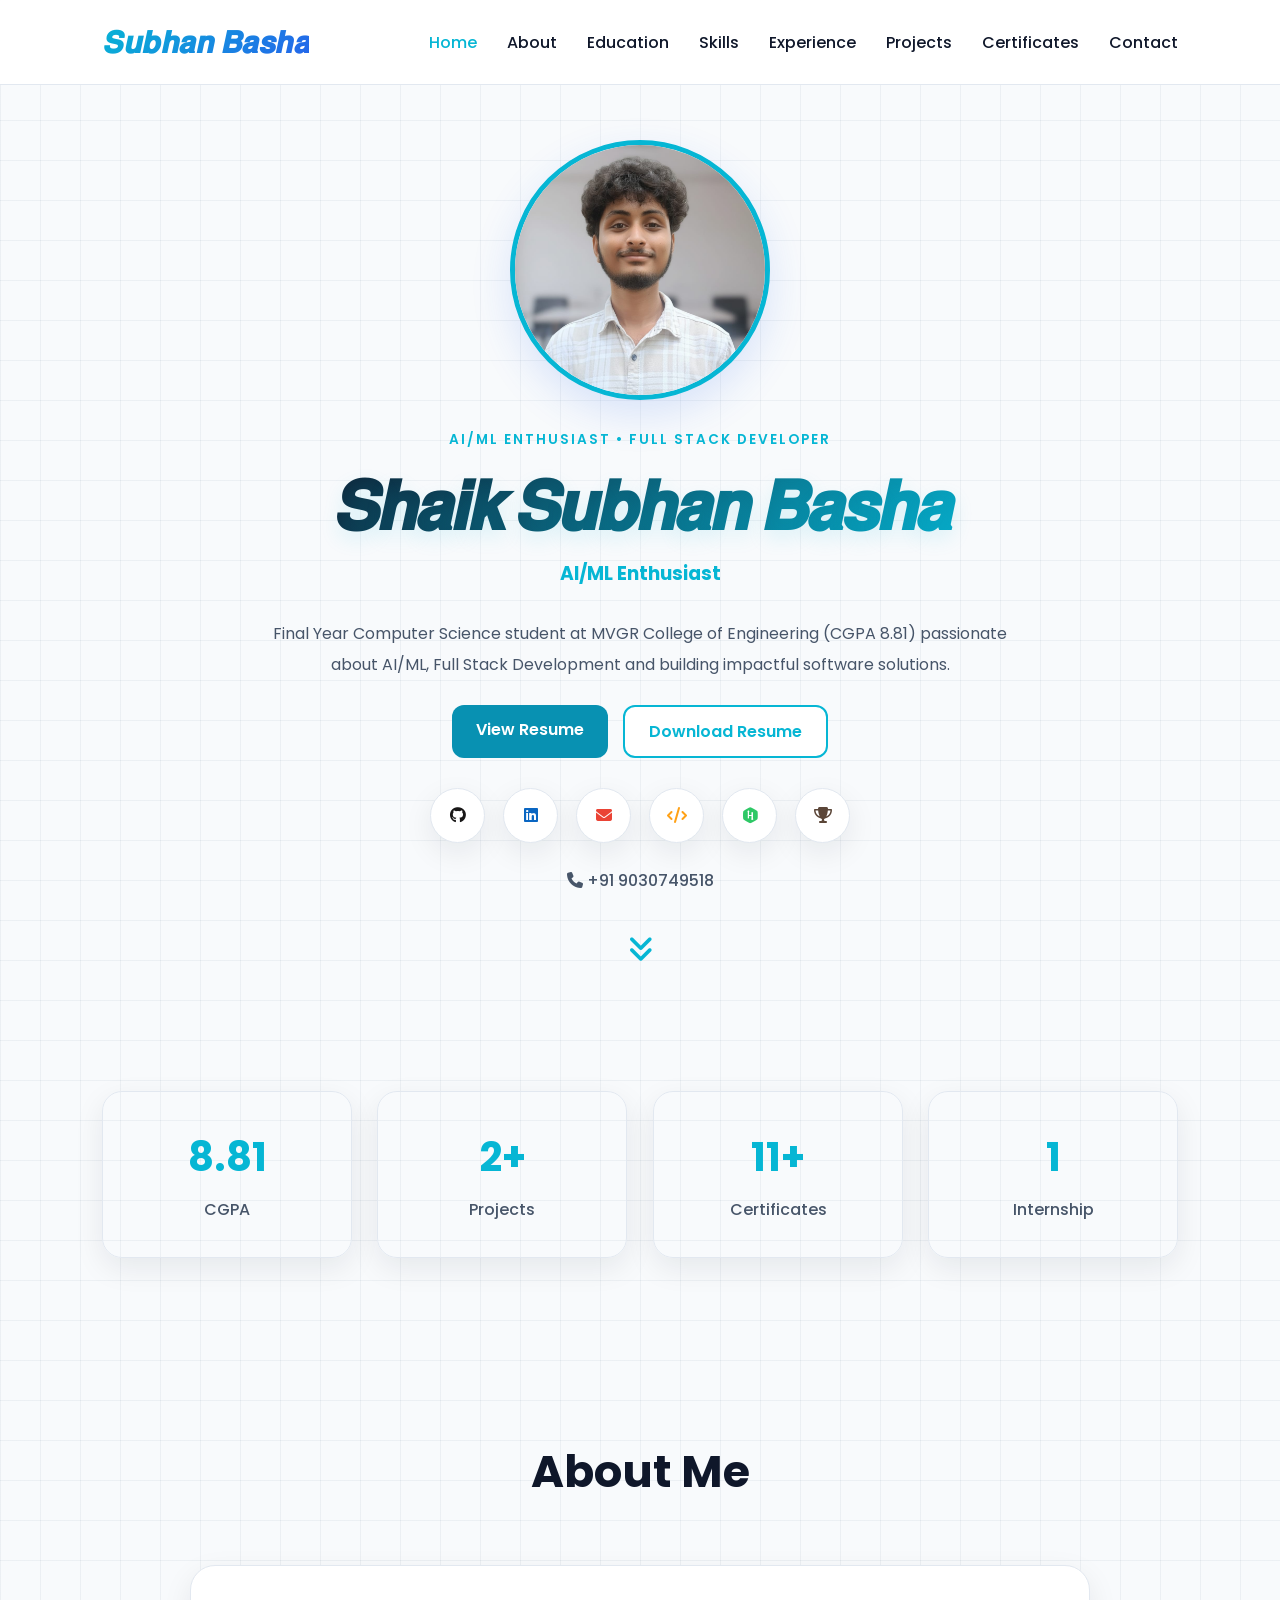
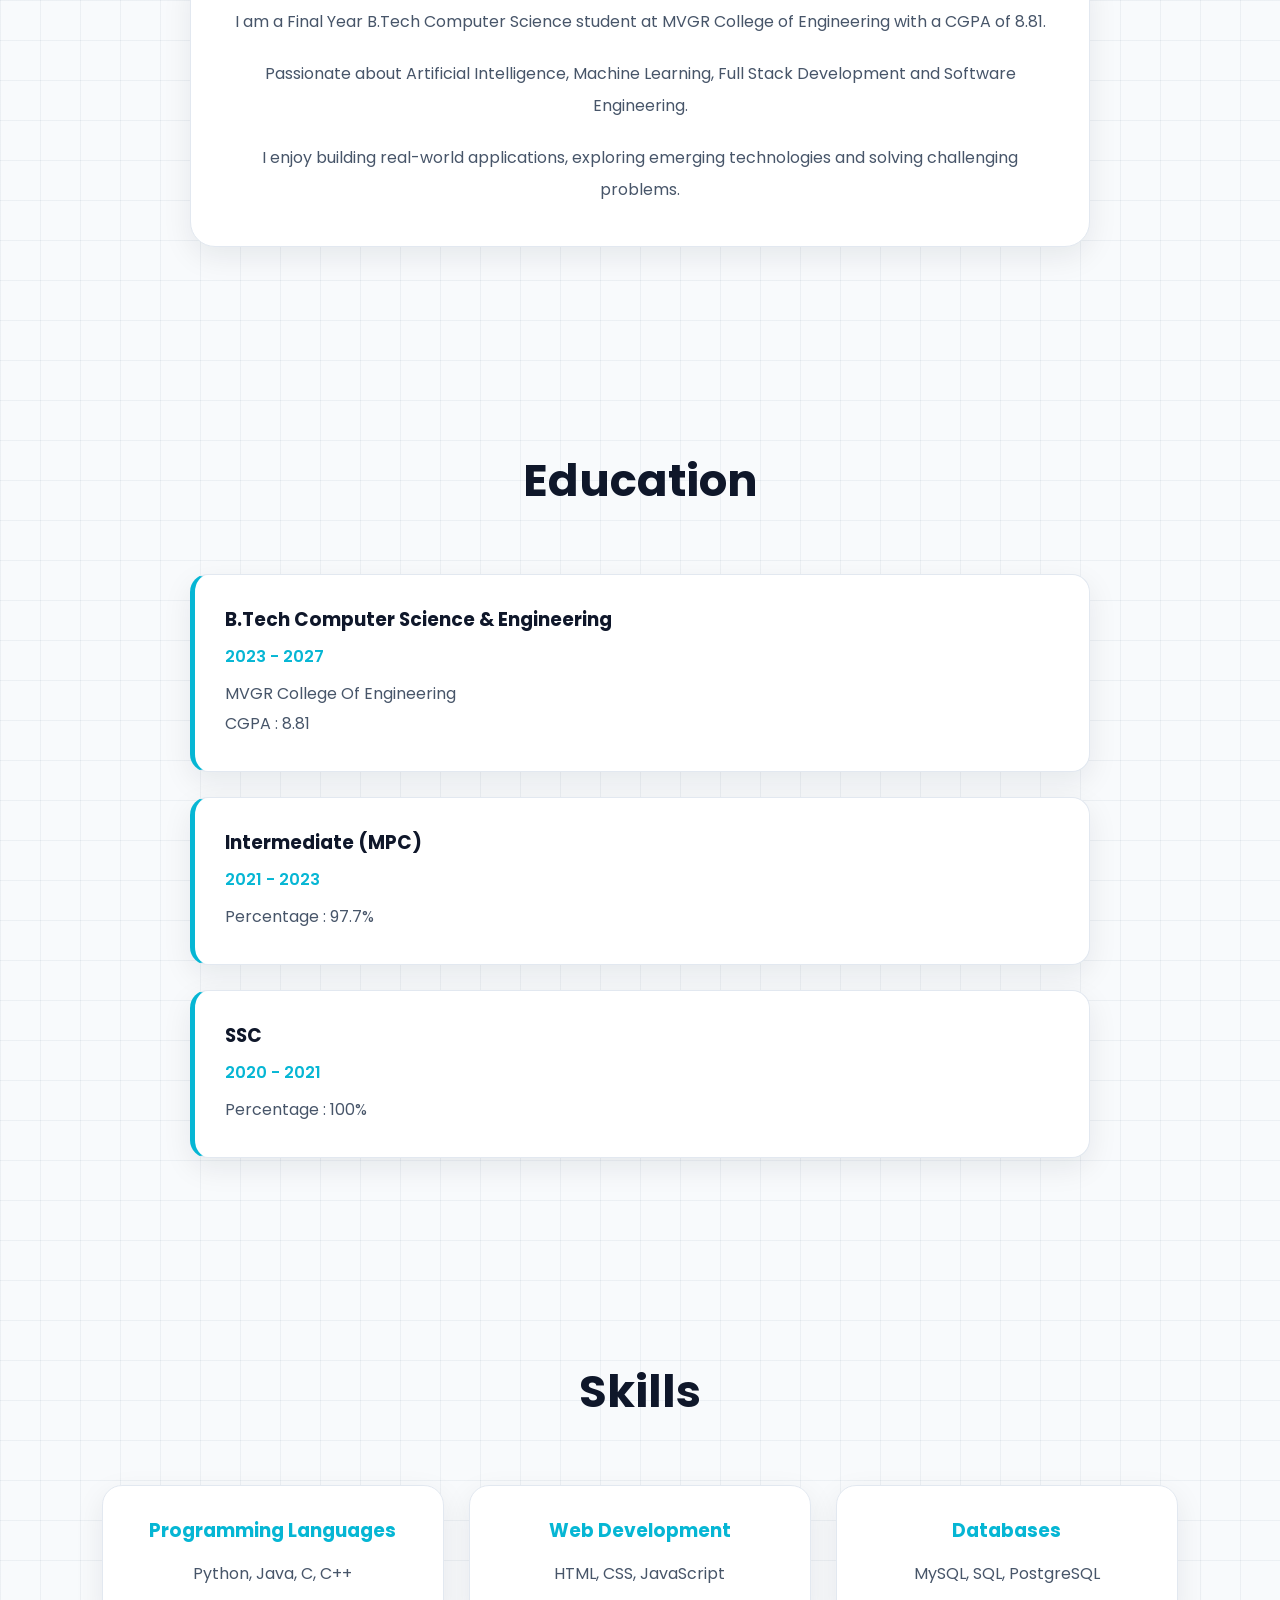
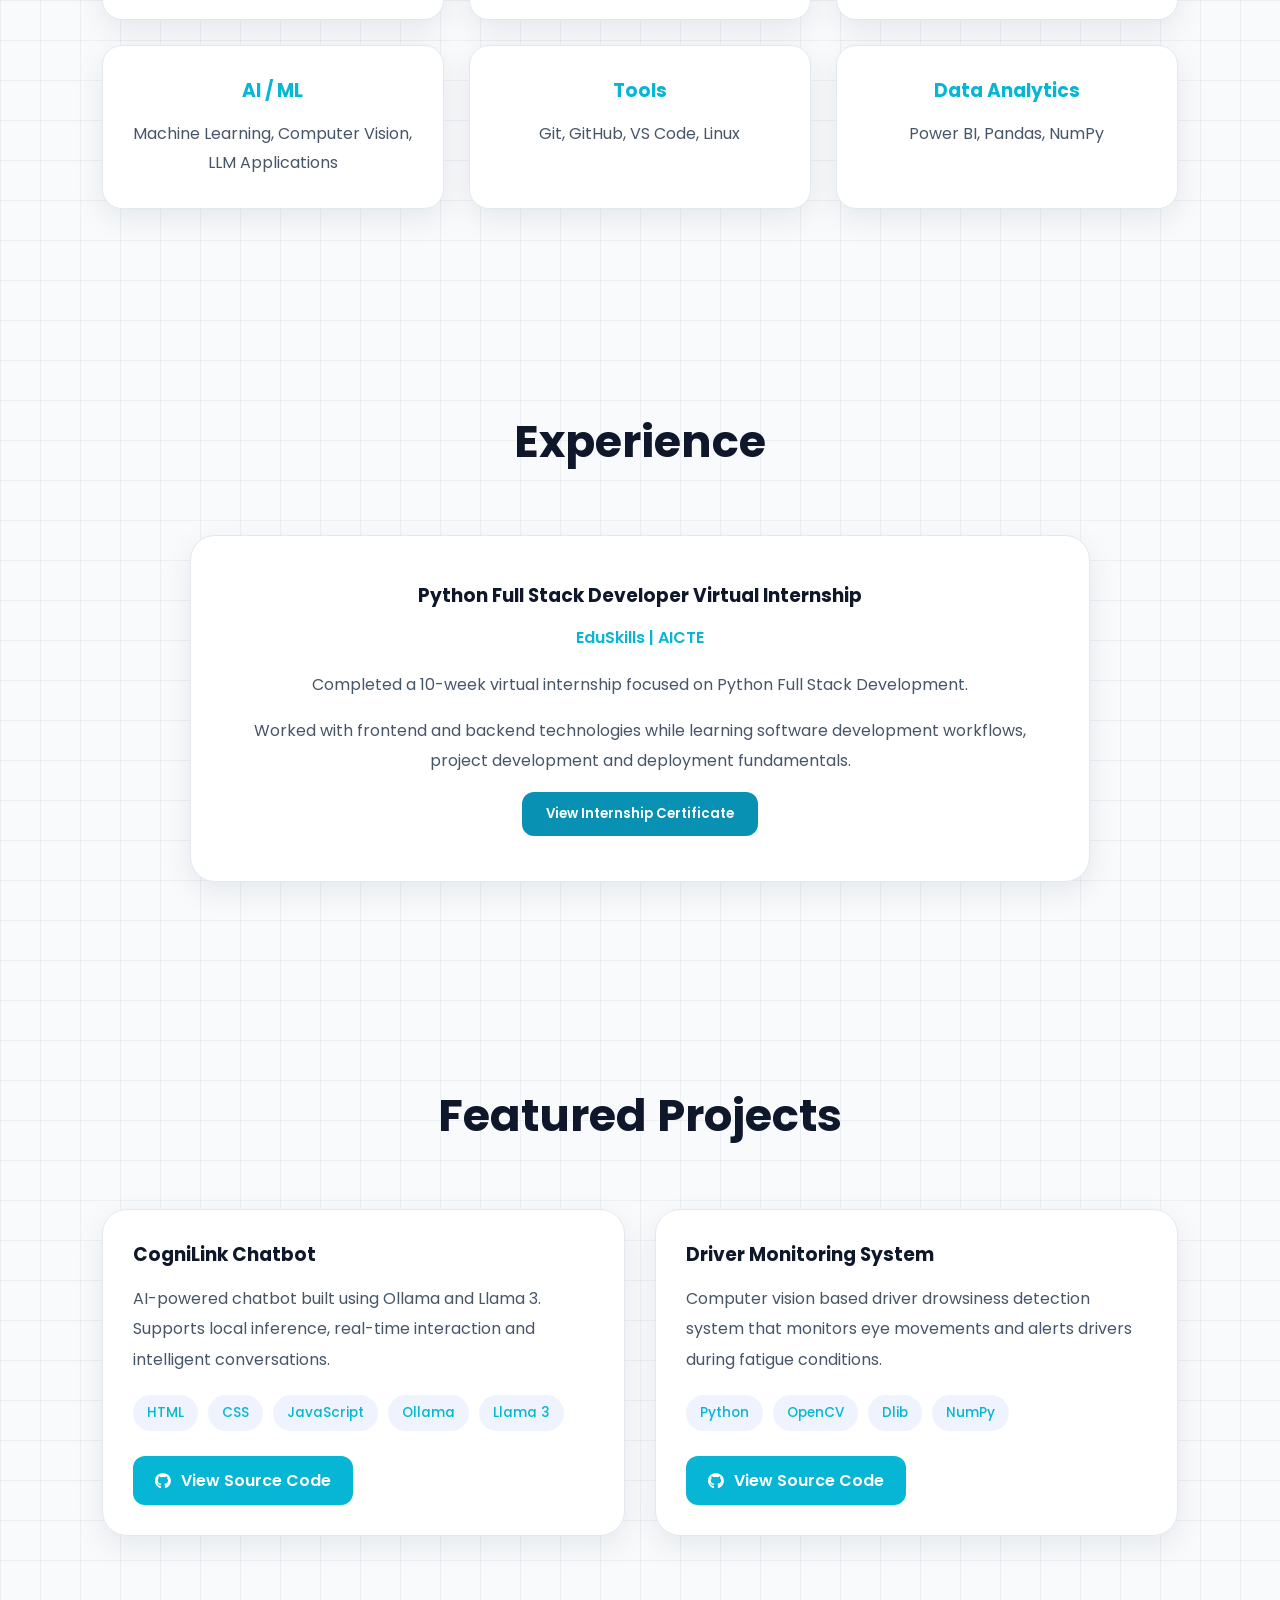
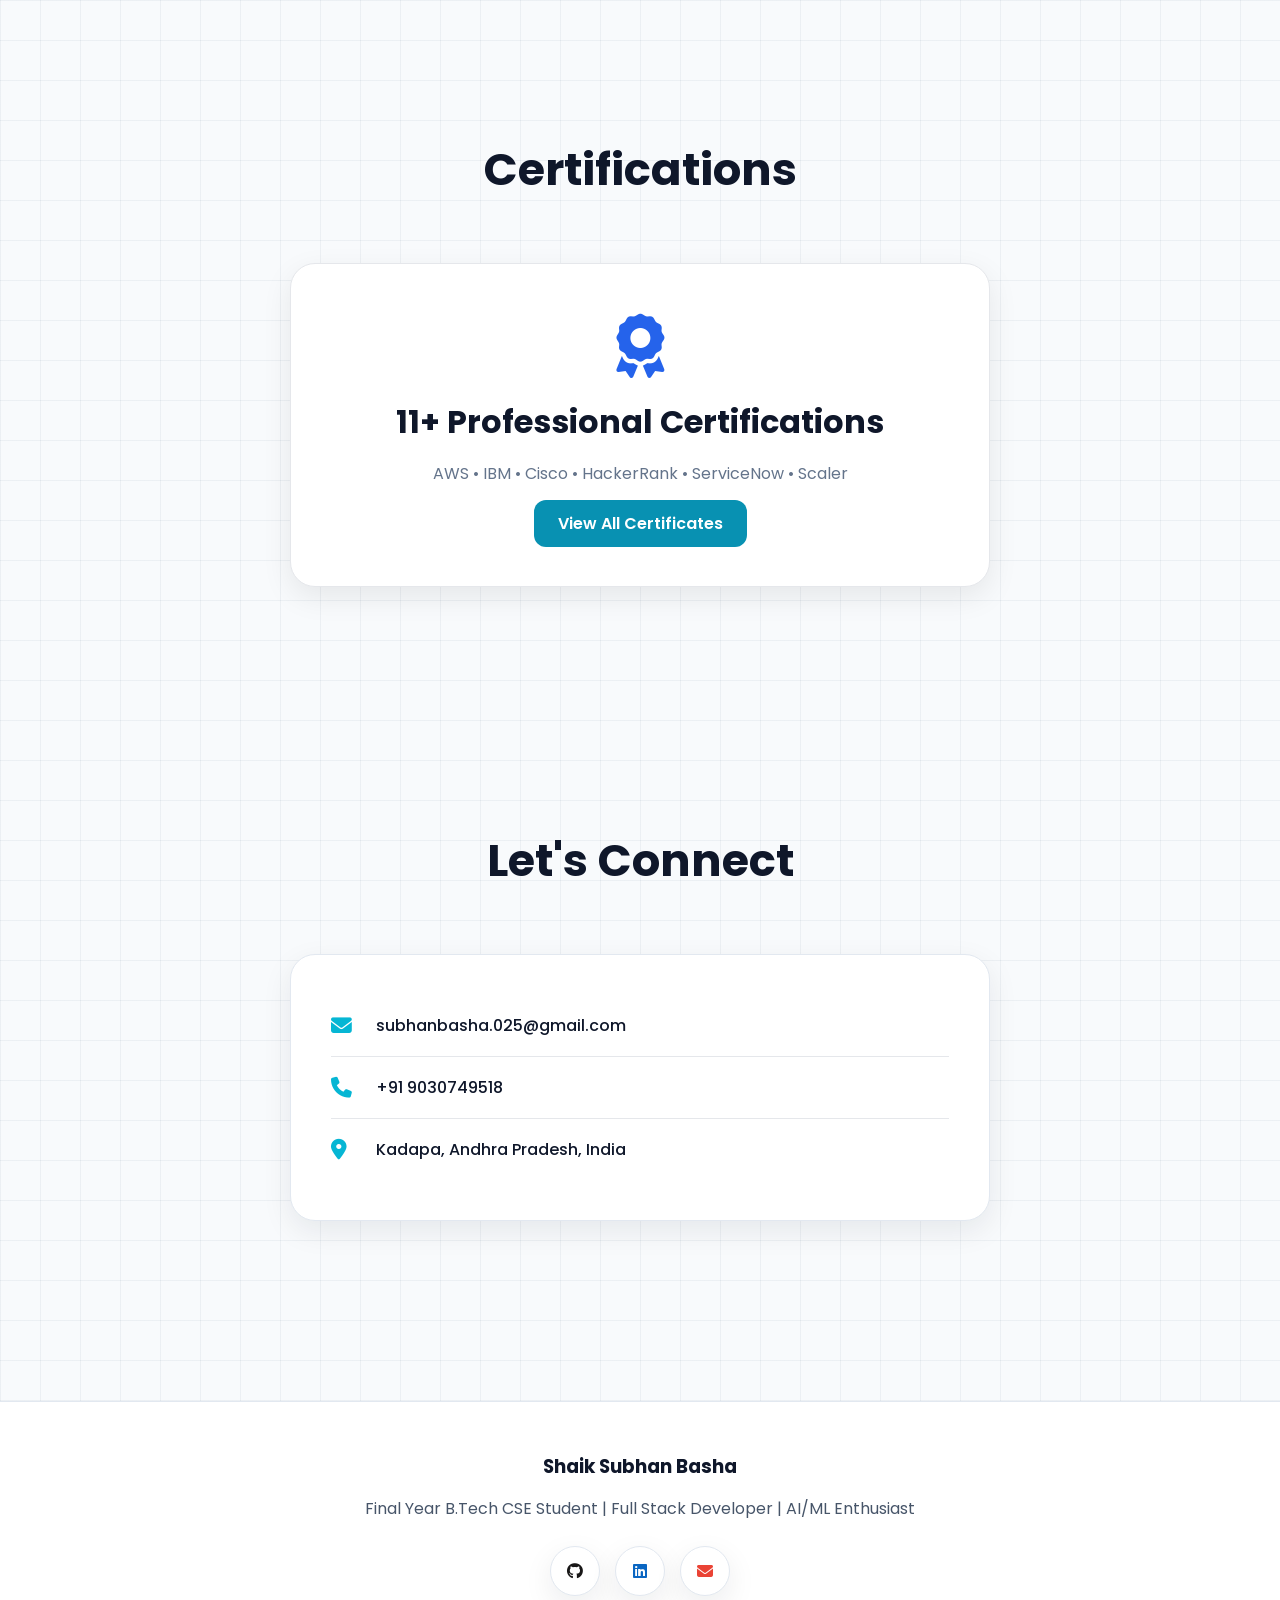
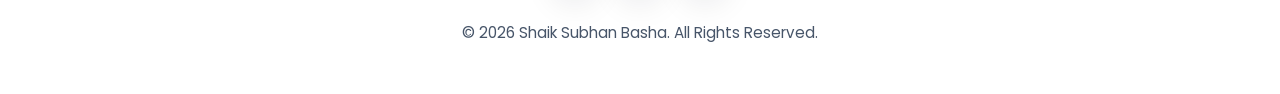
<file: index.html>
<!DOCTYPE html>
<html lang="en">

<head>

    <meta charset="UTF-8">

    <meta name="viewport" content="width=device-width, initial-scale=1.0">

    <title>
        Shaik Subhan Basha | Portfolio
    </title>

    <link rel="stylesheet" href="style.css">

    <link href="https://fonts.googleapis.com/css2?family=Poppins:wght@300;400;500;600;700;800&display=swap"
        rel="stylesheet">

    <link rel="stylesheet" href="https://cdnjs.cloudflare.com/ajax/libs/font-awesome/6.5.1/css/all.min.css">
    <link rel="stylesheet" href="https://unpkg.com/aos@2.3.4/dist/aos.css">

</head>
<script src="https://unpkg.com/aos@2.3.4/dist/aos.js"></script>

<script>
    AOS.init({
        duration: 1000,
        once: true
    });
</script>

<body>

    <!-- LOADER -->

    <div id="loader">

        <div class="loader-text">

            Subhan Portfolio

        </div>

    </div>

    <!-- SCROLL PROGRESS -->

    <div id="progress-bar"></div>

    <!-- HEADER -->

    <header class="header">

        <a href="#home" class="logo">
            𝙎𝙪𝙗𝙝𝙖𝙣 𝘽𝙖𝙨𝙝𝙖
        </a>

        <nav class="navbar">

            <a href="#home">Home</a>

            <a href="#about">About</a>

            <a href="#education">Education</a>

            <a href="#skills">Skills</a>

            <a href="#experience">Experience</a>

            <a href="#projects">Projects</a>

            <a href="certificates.html">Certificates</a>

            <a href="#contact">Contact</a>

        </nav>

        <div id="menu-icon">

            <i class="fa-solid fa-bars"></i>

        </div>

    </header>

    <!-- HERO -->

    <section id="home" class="hero reveal">

        <div class="hero-image">

            <div class="profile-card">

                <img src="pic-subhan.jpeg" alt="Shaik Subhan Basha">

            </div>

        </div>

        <div class="hero-content">

            <p class="hero-greet">
                AI/ML Enthusiast • Full Stack Developer
            </p>

            <h1>

               𝙎𝙝𝙖𝙞𝙠 𝙎𝙪𝙗𝙝𝙖𝙣 𝘽𝙖𝙨𝙝𝙖

            </h1>

            <h3>

                <span id="typing"></span>

            </h3>

            <p class="hero-description">

                Final Year Computer Science student
                at MVGR College of Engineering
                (CGPA 8.81) passionate about AI/ML,
                Full Stack Development and building
                impactful software solutions.

            </p>

            <div class="hero-buttons">

                <a href="resume/resume_subhanbasha.pdf" target="_blank" class="btn primary-btn">

                    View Resume

                </a>

                <a href="resume/resume_subhanbasha.pdf" download class="btn secondary-btn">

                    Download Resume

                </a>

            </div>

            <div class="social-icons">

                <a href="https://github.com/subhan-bashaa" target="_blank">

                    <i class="fab fa-github"></i>

                </a>

                <a href="https://www.linkedin.com/in/subhanbashaa" target="_blank">

                    <i class="fab fa-linkedin"></i>

                </a>

                <a href="mailto:subhanbasha.025@gmail.com">

                    <i class="fa-solid fa-envelope"></i>

                </a>
                <a href="https://leetcode.com/u/subhan-bashaa/" target="_blank" title="LeetCode">

                    <i class="fa-solid fa-code"></i>

                </a>

                <a href="https://www.hackerrank.com/profile/subhanbashaa01" target="_blank" title="HackerRank">

                    <i class="fab fa-hackerrank"></i>

                </a>

                <a href="https://www.codechef.com/users/subhanbashaa" target="_blank" title="CodeChef">

                    <i class="fa-solid fa-trophy"></i>

                </a>

            </div>

            <p class="hero-contact">

                <i class="fa-solid fa-phone"></i>
                +91 9030749518

            </p>

            <div class="scroll-down">

                <a href="#about">

                    <i class="fa-solid fa-angles-down"></i>

                </a>

            </div>

        </div>

    </section>

    <!-- STATS -->

    <section class="stats reveal">

        <div class="stat-box">

            <h2>8.81</h2>

            <p>CGPA</p>

        </div>

        <div class="stat-box">

            <h2>2+</h2>

            <p>Projects</p>

        </div>

        <div class="stat-box">

            <h2>11+</h2>

            <p>Certificates</p>

        </div>

        <div class="stat-box">

            <h2>1</h2>

            <p>Internship</p>

        </div>

    </section>

    <!-- ABOUT -->

    <section id="about" class="section reveal">

        <h2 class="heading">

            About Me

        </h2>

        <div class="about-container">

            <p>

                I am a Final Year B.Tech Computer
                Science student at MVGR College
                of Engineering with a CGPA of 8.81.

            </p>

            <p>

                Passionate about Artificial
                Intelligence, Machine Learning,
                Full Stack Development and
                Software Engineering.

            </p>

            <p>

                I enjoy building real-world
                applications, exploring emerging
                technologies and solving
                challenging problems.

            </p>

        </div>

    </section>

    <!-- EDUCATION -->

    <section id="education" class="section reveal">

        <h2 class="heading">

            Education

        </h2>

        <div class="timeline">

            <div class="timeline-item">

                <h3>

                    B.Tech Computer Science
                    & Engineering

                </h3>

                <span>

                    2023 - 2027

                </span>

                <p>

                    MVGR College Of Engineering

                </p>

                <p>

                    CGPA : 8.81

                </p>

            </div>

            <div class="timeline-item">

                <h3>

                    Intermediate (MPC)

                </h3>

                <span>

                    2021 - 2023

                </span>

                <p>

                    Percentage : 97.7%

                </p>

            </div>

            <div class="timeline-item">

                <h3>

                    SSC

                </h3>

                <span>

                    2020 - 2021

                </span>

                <p>

                    Percentage : 100%

                </p>

            </div>

        </div>

    </section>
    <!-- SKILLS -->

    <section id="skills" class="section reveal">

        <h2 class="heading">

            Skills

        </h2>

        <div class="skills-grid">

            <div class="skill-card">

                <h3>
                    Programming Languages
                </h3>

                <p>
                    Python, Java, C, C++
                </p>

            </div>

            <div class="skill-card">

                <h3>
                    Web Development
                </h3>

                <p>
                    HTML, CSS, JavaScript
                </p>

            </div>

            <div class="skill-card">

                <h3>
                    Databases
                </h3>

                <p>
                    MySQL, SQL, PostgreSQL
                </p>

            </div>

            <div class="skill-card">

                <h3>
                    AI / ML
                </h3>

                <p>
                    Machine Learning,
                    Computer Vision,
                    LLM Applications
                </p>

            </div>

            <div class="skill-card">

                <h3>
                    Tools
                </h3>

                <p>
                    Git, GitHub,
                    VS Code,
                    Linux
                </p>

            </div>

            <div class="skill-card">

                <h3>
                    Data Analytics
                </h3>

                <p>
                    Power BI,
                    Pandas,
                    NumPy
                </p>

            </div>

        </div>

    </section>

    <!-- EXPERIENCE -->

    <section id="experience" class="section reveal">

        <h2 class="heading">

            Experience

        </h2>

        <div class="experience-card">

            <h3>

                Python Full Stack Developer
                Virtual Internship

            </h3>

            <span>

                EduSkills | AICTE

            </span>

            <p>

                Completed a 10-week virtual
                internship focused on Python
                Full Stack Development.

            </p>

            <p>

                Worked with frontend and backend
                technologies while learning
                software development workflows,
                project development and deployment
                fundamentals.

            </p>

            <button class="btn primary-btn" onclick="openCertificate('internship/eduskills-python-fullstack.pdf')">

                View Internship Certificate

            </button>

        </div>

    </section>

    <!-- PROJECTS -->

    <section id="projects" class="section reveal">

        <h2 class="heading">

            Featured Projects

        </h2>

        <div class="projects-grid">

            <!-- PROJECT 1 -->

            <div class="project-card">

                <h3>

                    CogniLink Chatbot

                </h3>

                <p>

                    AI-powered chatbot built
                    using Ollama and Llama 3.
                    Supports local inference,
                    real-time interaction and
                    intelligent conversations.

                </p>

                <div class="project-tags">

                    <span>HTML</span>

                    <span>CSS</span>

                    <span>JavaScript</span>

                    <span>Ollama</span>

                    <span>Llama 3</span>

                </div>

                <a href="https://github.com/subhan-bashaa/CogniLink_Chatbot" target="_blank" class="project-btn">

                    <i class="fab fa-github"></i>
                    View Source Code

                </a>

            </div>

            <!-- PROJECT 2 -->

            <div class="project-card">

                <h3>

                    Driver Monitoring System

                </h3>

                <p>

                    Computer vision based driver
                    drowsiness detection system
                    that monitors eye movements
                    and alerts drivers during
                    fatigue conditions.

                </p>

                <div class="project-tags">

                    <span>Python</span>

                    <span>OpenCV</span>

                    <span>Dlib</span>

                    <span>NumPy</span>

                </div>

                <a href="https://github.com/subhan-bashaa/Driver_Monitor_System" target="_blank" class="project-btn">

                    <i class="fab fa-github"></i>
                    View Source Code

                </a>

            </div>

        </div>

    </section>

    <!-- CERTIFICATIONS -->

    <section id="certificates" class="section reveal">

        <h2 class="heading">
            Certifications
        </h2>

        <div class="certificate-main-card">

            <i class="fa-solid fa-award"></i>

            <h3>
                11+ Professional Certifications
            </h3>

            <p>
                AWS • IBM • Cisco • HackerRank •
                ServiceNow • Scaler
            </p>

            <a href="certificates.html" class="btn primary-btn">

                View All Certificates

            </a>

        </div>

    </section>
    <!-- CERTIFICATE MODAL -->

    <div id="certificateModal" class="modal">

        <span class="close-btn">

            &times;

        </span>

        <iframe id="certificateFrame">

        </iframe>

    </div>

    <section id="contact" class="section reveal">

        <h2 class="heading">

            Let's Connect

        </h2>

        <div class="contact-box">

            <div class="contact-item">

                <i class="fa-solid fa-envelope"></i>

                <span>
                    subhanbasha.025@gmail.com
                </span>

            </div>

            <div class="contact-item">

                <i class="fa-solid fa-phone"></i>

                <span>
                    +91 9030749518
                </span>

            </div>

            <div class="contact-item">

                <i class="fa-solid fa-location-dot"></i>

                <span>
                    Kadapa, Andhra Pradesh, India
                </span>

            </div>

        </div>

    </section>

    <!-- FOOTER -->

    <footer>

        <div class="footer-content">

            <h3>

                Shaik Subhan Basha

            </h3>

            <p>

                Final Year B.Tech CSE Student |
                Full Stack Developer |
                AI/ML Enthusiast

            </p>

            <div class="footer-socials">

                <a href="https://github.com/subhan-bashaa" target="_blank">

                    <i class="fab fa-github"></i>

                </a>

                <a href="https://www.linkedin.com/in/subhanbashaa" target="_blank">

                    <i class="fab fa-linkedin"></i>

                </a>

                <a href="mailto:subhanbasha.025@gmail.com">

                    <i class="fa-solid fa-envelope"></i>

                </a>

            </div>

            <p class="copyright">

                © 2026 Shaik Subhan Basha.
                All Rights Reserved.

            </p>

        </div>

    </footer>

    <!-- BACK TO TOP -->

    <button id="topBtn">

        <i class="fa-solid fa-arrow-up"></i>

    </button>

    <!-- JAVASCRIPT -->

    <script src="script.js"></script>

</body>

</html>
</file>
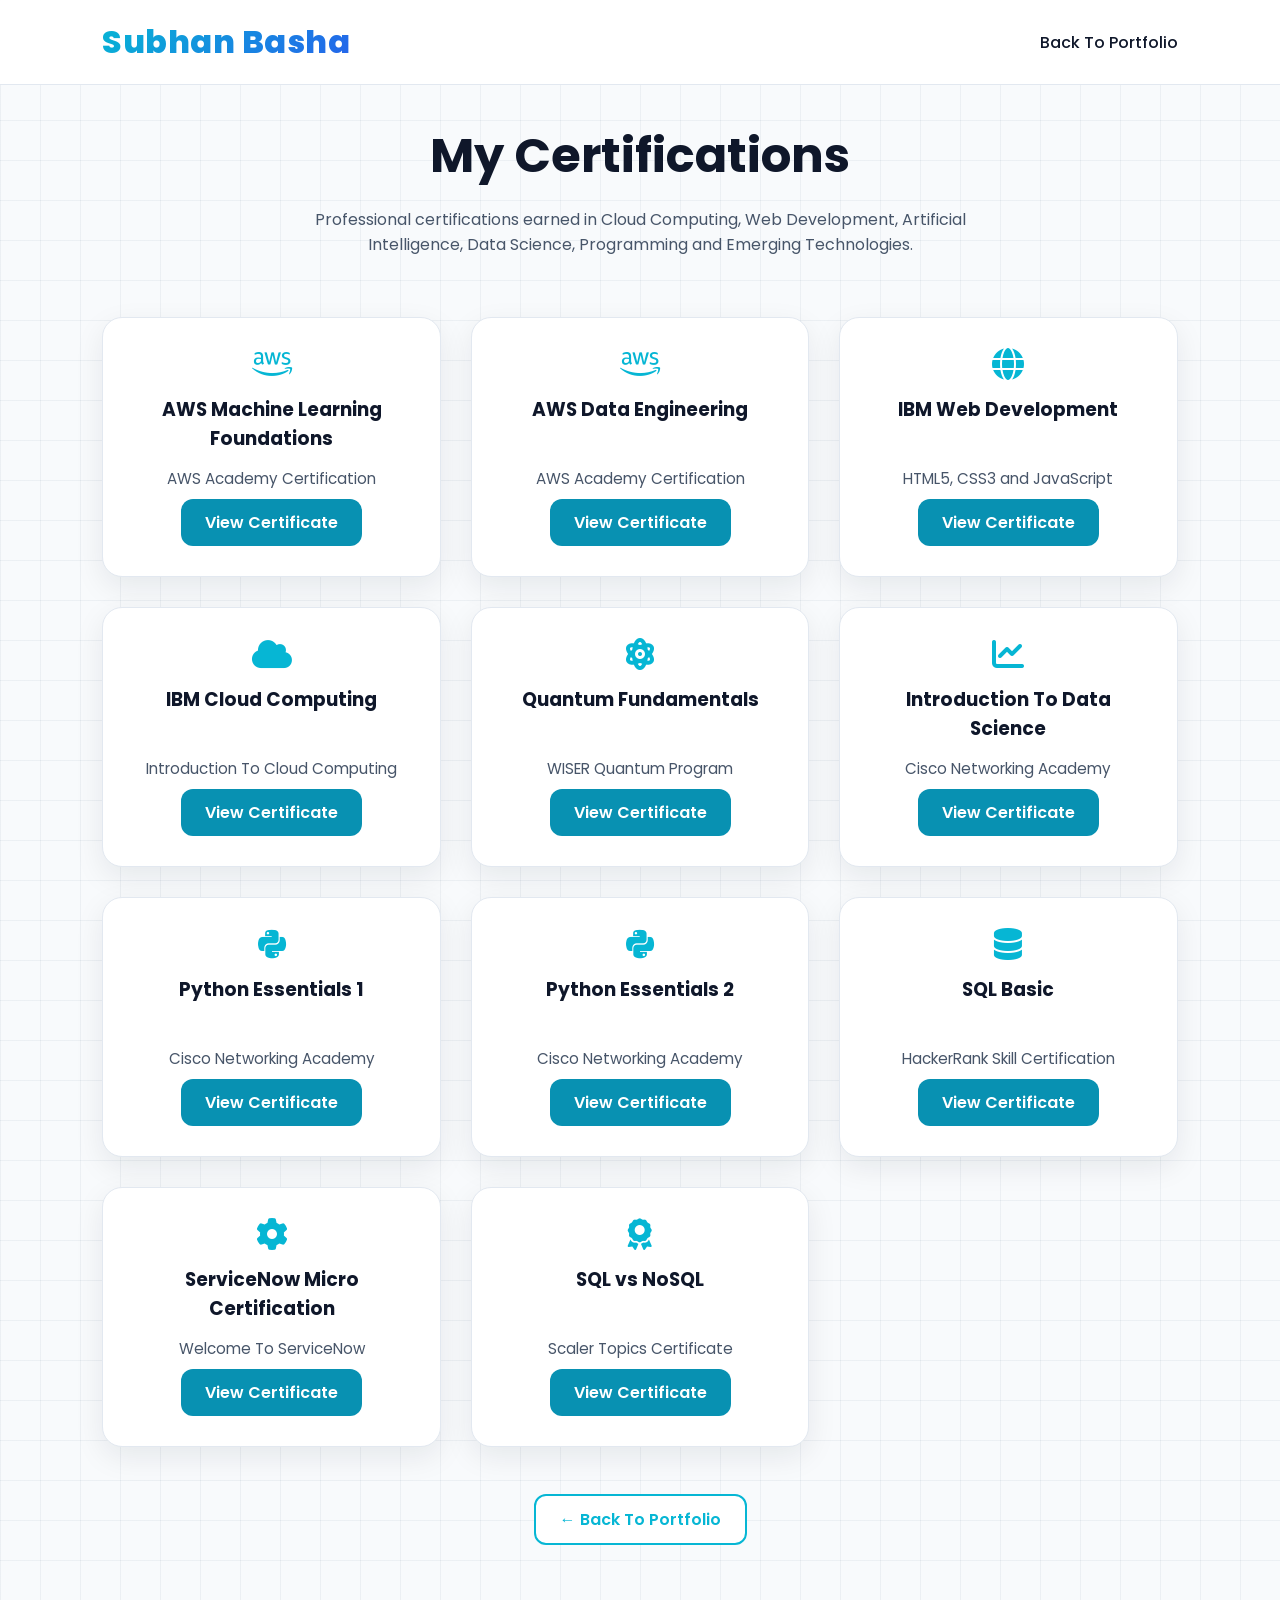
<file: certificates.html>
<!DOCTYPE html>
<html lang="en">

<head>

    <meta charset="UTF-8">
    <meta name="viewport" content="width=device-width, initial-scale=1.0">

    <title>My Certifications | Shaik Subhan Basha</title>

    <link rel="stylesheet" href="style.css">

    <link href="https://fonts.googleapis.com/css2?family=Poppins:wght@300;400;500;600;700;800&display=swap"
        rel="stylesheet">

    <link rel="stylesheet" href="https://cdnjs.cloudflare.com/ajax/libs/font-awesome/6.5.1/css/all.min.css">

    <style>
        body {

            font-family: 'Poppins', sans-serif;

        }

        .certificates-page {

            min-height: 100vh;

            padding: 120px 8% 80px;

        }

        .certificates-header {

            text-align: center;

            margin-bottom: 60px;

        }

        .certificates-header h1 {

            font-size: 3rem;

            color: var(--heading);

            margin-bottom: 15px;

        }

        .certificates-header p {

            color: var(--text);

            max-width: 700px;

            margin: auto;

        }

        .certificate-grid {

            display: grid;

            grid-template-columns:
                repeat(auto-fit, minmax(320px, 1fr));

            gap: 30px;

        }

        .certificate-card {

            background: white;

            border-radius: 20px;

            padding: 30px;

            border: 1px solid var(--border);

            box-shadow: var(--shadow);

            transition: .3s ease;

        }

        .certificate-card:hover {

            transform: translateY(-8px);

        }

        .certificate-card i {

            font-size: 2rem;

            color: var(--primary);

            margin-bottom: 15px;

        }

        .certificate-card h3 {

            margin-bottom: 12px;

            color: var(--heading);

        }

        .certificate-card p {

            color: var(--text);

            font-size: .95rem;

            margin-bottom: 20px;

        }

        .back-home {

            text-align: center;

            margin-top: 60px;

        }

        .certificate-grid {

            display: grid;

            grid-template-columns:
                repeat(auto-fit, minmax(320px, 1fr));

            gap: 30px;

            align-items: start;

        }

        .certificate-card {

            width: 100%;

            max-width: none;

            min-height: 260px;

        }
    </style>

</head>

<body>

    <header class="header">

        <a href="index.html" class="logo">

            Subhan Basha

        </a>

        <nav class="navbar">

            <a href="index.html">Back To Portfolio</a>

        </nav>

    </header>

    <section class="certificates-page">

        <div class="certificates-header">

            <h1>

                My Certifications

            </h1>

            <p>

                Professional certifications earned in
                Cloud Computing, Web Development,
                Artificial Intelligence, Data Science,
                Programming and Emerging Technologies.

            </p>

        </div>
        <div class="certificate-grid">


            <div class="certificate-card">

                <i class="fa-brands fa-aws"></i>

                <h3>
                    AWS Machine Learning Foundations
                </h3>

                <p>
                    AWS Academy Certification
                </p>

                <a href="#" onclick="openCertificate('certificates/aws-machine-learning.pdf')" class="btn primary-btn">

                    View Certificate

                </a>

            </div>

            <!-- AWS DATA -->

            <div class="certificate-card">

                <i class="fa-brands fa-aws"></i>

                <h3>

                    AWS Data Engineering

                </h3>

                <p>

                    AWS Academy Certification

                </p>

                <a href="#" onclick="openCertificate('certificates/aws-data-engineering.pdf')" class="btn primary-btn">

                    View Certificate

                </a>

            </div>

            <!-- IBM WEB -->

            <div class="certificate-card">

                <i class="fa-solid fa-globe"></i>

                <h3>

                    IBM Web Development

                </h3>

                <p>

                    HTML5, CSS3 and JavaScript

                </p>

                <a href="#" onclick="openCertificate('certificates/ibm-web-development.pdf')" class="btn primary-btn">

                    View Certificate

                </a>

            </div>

            <!-- IBM CLOUD -->

            <div class="certificate-card">

                <i class="fa-solid fa-cloud"></i>

                <h3>

                    IBM Cloud Computing

                </h3>

                <p>

                    Introduction To Cloud Computing

                </p>

                <a href="#" onclick="openCertificate('certificates/ibm-cloud-computing.pdf')" class="btn primary-btn">

                    View Certificate

                </a>

            </div>

            <!-- QUANTUM -->

            <div class="certificate-card">

                <i class="fa-solid fa-atom"></i>

                <h3>

                    Quantum Fundamentals

                </h3>

                <p>

                    WISER Quantum Program

                </p>

                <a href="#" onclick="openCertificate('certificates/quantum-fundamentals.pdf')" class="btn primary-btn">

                    View Certificate

                </a>

            </div>

            <!-- DATA SCIENCE -->

            <div class="certificate-card">

                <i class="fa-solid fa-chart-line"></i>

                <h3>

                    Introduction To Data Science

                </h3>

                <p>

                    Cisco Networking Academy

                </p>

                <a href="#" onclick="openCertificate('certificates/introduction-to-data-science.pdf')"
                    class="btn primary-btn">

                    View Certificate

                </a>

            </div>

            <!-- PYTHON 1 -->

            <div class="certificate-card">

                <i class="fa-brands fa-python"></i>

                <h3>

                    Python Essentials 1

                </h3>

                <p>

                    Cisco Networking Academy

                </p>

                <a href="#" onclick="openCertificate('certificates/python-essentials-1.pdf')" class="btn primary-btn">

                    View Certificate

                </a>

            </div>

            <!-- PYTHON 2 -->

            <div class="certificate-card">

                <i class="fa-brands fa-python"></i>

                <h3>

                    Python Essentials 2

                </h3>

                <p>

                    Cisco Networking Academy

                </p>

                <a href="#" onclick="openCertificate('certificates/python-essentials-2.pdf')" class="btn primary-btn">

                    View Certificate

                </a>

            </div>

            <!-- SQL -->

            <div class="certificate-card">

                <i class="fa-solid fa-database"></i>

                <h3>

                    SQL Basic

                </h3>

                <p>

                    HackerRank Skill Certification

                </p>

                <a href="#" onclick="openCertificate('certificates/sql-basic.pdf')" class="btn primary-btn">

                    View Certificate

                </a>

            </div>

            <!-- SERVICENOW -->

            <div class="certificate-card">

                <i class="fa-solid fa-gear"></i>

                <h3>

                    ServiceNow Micro Certification

                </h3>

                <p>

                    Welcome To ServiceNow

                </p>

                <a href="#" onclick="openCertificate('certificates/servicenow-micro-certification.pdf')"
                    class="btn primary-btn">

                    View Certificate

                </a>

            </div>

            <!-- SQL NOSQL -->

            <div class="certificate-card">

                <i class="fa-solid fa-award"></i>

                <h3>

                    SQL vs NoSQL

                </h3>

                <p>

                    Scaler Topics Certificate

                </p>

                <a href="#" onclick="openCertificate('certificates/sql-nosql.pdf')" class="btn primary-btn">

                    View Certificate

                </a>

            </div>

        </div>

        <div class="back-home">

            <a href="index.html" class="btn secondary-btn">

                ← Back To Portfolio

            </a>

        </div>

    </section>
    </section>

    <!-- CERTIFICATE MODAL -->

    <div id="certificateModal" class="modal">

        <span class="close-btn" onclick="closeCertificate()">
            &times;
        </span>

        <iframe id="certificateFrame"></iframe>

    </div>

    <style>
        .modal {

            display: none;

            position: fixed;

            inset: 0;

            background: rgba(0, 0, 0, .85);

            z-index: 99999;

        }

        .modal iframe {

            position: absolute;

            top: 50%;

            left: 50%;

            transform: translate(-50%, -50%);

            width: 90%;

            max-width: 1200px;

            height: 90%;

            background: white;

            border: none;

            border-radius: 15px;

        }

        .close-btn {

            position: absolute;

            top: 15px;

            right: 30px;

            color: white;

            font-size: 45px;

            cursor: pointer;

            z-index: 100000;

        }
    </style>

    <script>

        function openCertificate(pdf) {

            document.getElementById("certificateModal").style.display = "block";

            document.getElementById("certificateFrame").src = pdf;

            document.body.style.overflow = "hidden";

        }

        function closeCertificate() {

            document.getElementById("certificateModal").style.display = "none";

            document.getElementById("certificateFrame").src = "";

            document.body.style.overflow = "auto";

        }

        window.onclick = function (e) {

            const modal = document.getElementById("certificateModal");

            if (e.target === modal) {

                closeCertificate();

            }

        }

    </script>

</body>

</html>
</body>

</html>
</file>
<file: style.css>
/* =====================================
   GOOGLE FONT
===================================== */

@import url("https://fonts.googleapis.com/css2?family=Poppins:wght@300;400;500;600;700;800&display=swap");

/* =====================================
   ROOT VARIABLES
===================================== */

:root{

    --primary:#06b6d4;

    --primary-dark:#0891b2;

    --heading:#0f172a;

    --text:#475569;

    --background:#f8fafc;

    --card-bg:#ffffff;

    --border:#e2e8f0;

    --shadow:0 10px 30px rgba(15,23,42,.08);

}

/* =====================================
   RESET
===================================== */

* {
  margin: 0;
  padding: 0;

  box-sizing: border-box;

  font-family: "Poppins", sans-serif;

  scroll-behavior: smooth;
}

body {
  background-color: #f8fafc;

  background-image:
    linear-gradient(rgba(148, 163, 184, 0.12) 1px, transparent 1px),
    linear-gradient(90deg, rgba(148, 163, 184, 0.12) 1px, transparent 1px);

  background-size: 40px 40px;

  color: var(--heading);

  overflow-x: hidden;
}

/* =====================================
   SCROLLBAR
===================================== */

::-webkit-scrollbar {
  width: 10px;
}

::-webkit-scrollbar-track {
  background: #f1f5f9;
}

::-webkit-scrollbar-thumb {
  background: var(--primary);

  border-radius: 10px;
}

/* =====================================
   LOADER
===================================== */

#loader {
  position: fixed;

  inset: 0;

  background: white;

  display: flex;

  justify-content: center;

  align-items: center;

  z-index: 99999;

  transition: 0.6s;
}

.loader-text {
  font-size: 2rem;

  font-weight: 700;

  color: var(--primary);
}

/* =====================================
   SCROLL PROGRESS
===================================== */

#progress-bar {
  position: fixed;

  top: 0;
  left: 0;

  width: 0%;

  height: 4px;

  background: linear-gradient(90deg, #2563eb, #38bdf8);

  z-index: 999999;
}

/* =====================================
   HEADER
===================================== */

.header {
  position: fixed;

  top: 0;
  left: 0;

  width: 100%;

  padding: 18px 8%;

  display: flex;

  justify-content: space-between;

  align-items: center;

  background: rgba(255, 255, 255, 0.95);

  backdrop-filter: blur(12px);

  border-bottom: 1px solid var(--border);

  z-index: 1000;
}

.logo {
  text-decoration: none;

  color: var(--primary);

  font-size: 1.6rem;

  font-weight: 700;
}

.navbar {
  display: flex;

  gap: 30px;
}

.navbar a {
  text-decoration: none;

  color: var(--heading);

  font-weight: 500;

  transition: 0.3s;
}

.navbar a:hover {
  color: var(--primary);
}

.navbar a.active {
  color: var(--primary);
}

#menu-icon {
  display: none;

  font-size: 1.7rem;

  cursor: pointer;
}

/* =====================================
   HERO SECTION
===================================== */

.hero {
  min-height: 100vh;

  display: flex;

  flex-direction: column;

  justify-content: center;

  align-items: center;

  text-align: center;

  padding: 140px 8% 80px;
}

.hero-image {
  margin-bottom: 30px;
}

/* =====================================
   PROFILE IMAGE
===================================== */

.profile-card {
  width: 260px;

  height: 260px;

  border-radius: 50%;

  overflow: hidden;

  border: 5px solid var(--primary);

  box-shadow: 0 15px 40px rgba(37, 99, 235, 0.15);

  background: white;
}

.profile-card img {
  width: 100%;

  height: 100%;

  object-fit: cover;

  object-position: center top;
}

/* =====================================
   HERO CONTENT
===================================== */

.hero-greet {
  color: var(--primary);

  font-size: 0.85rem;

  font-weight: 600;

  text-transform: uppercase;

  letter-spacing: 2px;

  margin-bottom: 15px;
}

.hero-content h1{

    font-size:4.5rem;

    font-weight:800;

    background:linear-gradient(
        135deg,
        #0f172a,
        #06b6d4
    );

    -webkit-background-clip:text;

    -webkit-text-fill-color:transparent;

    line-height:1.1;

    text-shadow:
    0 8px 20px rgba(6,182,212,.12);

    letter-spacing:-2px;

    margin-bottom:15px;

}

.hero-content h3 {
  min-height: 40px;

  color: var(--primary);

  margin-bottom: 20px;
}

.hero-description {

    max-width: 760px;

    margin: auto;

    color: var(--text);

    font-size: 1rem;

    line-height: 1.9;

    margin-bottom: 25px;

}

.hero-contact {
  margin-top: 25px;

  color: var(--text);

  font-weight: 500;
}

.hero-location {
  margin-top: 10px;

  color: var(--text);
}

/* =====================================
   BUTTONS
===================================== */

.hero-buttons {
  display: flex;

  justify-content: center;

  gap: 15px;

  flex-wrap: wrap;

  margin-top: 20px;
}

.btn {
  padding: 12px 24px;

  border: none;

  border-radius: 12px;

  cursor: pointer;

  text-decoration: none;

  font-weight: 600;

  transition: 0.3s;
}

.primary-btn {
  background: var(--primary);

  color: white;
}

.secondary-btn {
  border: 2px solid var(--primary);

  color: var(--primary);

  background: white;
}

.btn:hover {
  transform: translateY(-4px);
}

/* =====================================
   SOCIAL ICONS
===================================== */

.social-icons {
  display: flex;

  justify-content: center;

  gap: 18px;

  margin-top: 30px;
}

.social-icons a {
  width: 55px;

  height: 55px;

  display: flex;

  justify-content: center;

  align-items: center;

  border-radius: 50%;

  background: white;

  color: var(--heading);

  text-decoration: none;

  border: 1px solid var(--border);

  box-shadow: var(--shadow);

  transition: 0.3s;
}

.social-icons a:hover {
  background: var(--primary);

  color: white;

  transform: translateY(-5px);
}

/* =====================================
   SCROLL DOWN
===================================== */

.scroll-down {
  margin-top: 35px;
}

.scroll-down a {
  font-size: 1.8rem;

  color: var(--primary);

  animation: bounce 1.5s infinite;
}

@keyframes bounce {
  0%,
  100% {
    transform: translateY(0);
  }

  50% {
    transform: translateY(10px);
  }
}
/* =====================================
   COMMON SECTION
===================================== */

.section {
  padding: 100px 8%;
}

.heading {
  text-align: center;

  font-size: 2.8rem;

  font-weight: 700;

  color: var(--heading);

  margin-bottom: 60px;
}

/* =====================================
   STATS SECTION
===================================== */

.stats {
  display: grid;

  grid-template-columns: repeat(auto-fit, minmax(220px, 1fr));

  gap: 25px;

  padding: 40px 8% 80px;
}

.stat-box {
  background: var(--card);

  border: 1px solid var(--border);

  border-radius: 20px;

  padding: 35px;

  text-align: center;

  box-shadow: var(--shadow);

  transition: 0.3s;
}

.stat-box:hover {
  transform: translateY(-8px);
}

.stat-box h2 {
  font-size: 2.5rem;

  color: var(--primary);

  margin-bottom: 10px;
}

.stat-box p {
  color: var(--text);

  font-weight: 500;
}

/* =====================================
   ABOUT SECTION
===================================== */

.about-container {
  max-width: 900px;

  margin: auto;

  background: white;

  padding: 40px;

  border-radius: 25px;

  border: 1px solid var(--border);

  box-shadow: var(--shadow);

  text-align: center;
}

.about-container p {
  color: var(--text);

  line-height: 2;

  margin-bottom: 20px;
}

.about-container p:last-child {
  margin-bottom: 0;
}

/* =====================================
   EDUCATION TIMELINE
===================================== */

.timeline {
  max-width: 900px;

  margin: auto;

  display: flex;

  flex-direction: column;

  gap: 25px;
}

.timeline-item {
  background: white;

  border: 1px solid var(--border);

  border-left: 5px solid var(--primary);

  padding: 30px;

  border-radius: 18px;

  box-shadow: var(--shadow);

  transition: 0.3s;
}

.timeline-item:hover {
  transform: translateX(10px);
}

.timeline-item h3 {
  color: var(--heading);

  margin-bottom: 10px;
}

.timeline-item span {
  display: block;

  color: var(--primary);

  font-weight: 600;

  margin-bottom: 12px;
}

.timeline-item p {
  color: var(--text);

  margin-bottom: 5px;
}

/* =====================================
   SKILLS SECTION
===================================== */

.skills-grid {
  display: grid;

  grid-template-columns: repeat(auto-fit, minmax(280px, 1fr));

  gap: 25px;
}

.skill-card {
  background: white;

  border: 1px solid var(--border);

  border-radius: 20px;

  padding: 30px;

  text-align: center;

  box-shadow: var(--shadow);

  transition: 0.3s;
}

.skill-card:hover {
  transform: translateY(-8px);
}

.skill-card h3 {
  color: var(--primary);

  margin-bottom: 15px;
}

.skill-card p {
  color: var(--text);

  line-height: 1.8;
}

/* =====================================
   EXPERIENCE SECTION
===================================== */

.experience-card {
  max-width: 900px;

  margin: auto;

  background: white;

  border: 1px solid var(--border);

  border-radius: 25px;

  padding: 45px;

  text-align: center;

  box-shadow: var(--shadow);
}

.experience-card h3 {
  color: var(--heading);

  margin-bottom: 15px;
}

.experience-card span {
  display: block;

  color: var(--primary);

  font-weight: 600;

  margin-bottom: 20px;
}

.experience-card p {
  color: var(--text);

  line-height: 1.9;

  margin-bottom: 15px;
}

/* =====================================
   PROJECTS SECTION
===================================== */

.projects-grid {
  display: grid;

  grid-template-columns: repeat(auto-fit, minmax(340px, 1fr));

  gap: 30px;
}

.project-card {
  background: white;

  border: 1px solid var(--border);

  border-radius: 25px;

  padding: 30px;

  box-shadow: var(--shadow);

  transition: 0.3s;
}

.project-card:hover {
  transform: translateY(-10px);
}

.project-card h3 {
  color: var(--heading);

  margin-bottom: 15px;
}

.project-card p {
  color: var(--text);

  line-height: 1.9;

  margin-bottom: 20px;
}

/* =====================================
   PROJECT TAGS
===================================== */

.project-tags {
  display: flex;

  flex-wrap: wrap;

  gap: 10px;

  margin-bottom: 25px;
}

.project-tags span {
  background: rgba(37, 99, 235, 0.08);

  color: var(--primary);

  padding: 8px 14px;

  border-radius: 25px;

  font-size: 0.85rem;

  font-weight: 500;
}

/* =====================================
   PROJECT BUTTON
===================================== */

.project-btn {
  display: inline-flex;

  align-items: center;

  gap: 10px;

  text-decoration: none;

  background: var(--primary);

  color: white;

  padding: 12px 22px;

  border-radius: 12px;

  font-weight: 600;

  transition: 0.3s;
}

.project-btn:hover {

  background: #0e7490;

  color: white !important;

  transform: translateY(-4px);

  box-shadow: 0 12px 30px rgba(8,145,178,.35);

}

.project-btn:hover i {

  color: white !important;

}
/* =====================================
   CERTIFICATES SECTION
===================================== */

.certificate-grid {
  display: grid;

  grid-template-columns: repeat(auto-fit, minmax(260px, 1fr));

  gap: 25px;
}

.certificate-card {
  background: white;

  border: 1px solid var(--border);

  border-radius: 20px;

  padding: 30px;

  text-align: center;

  box-shadow: var(--shadow);

  transition: 0.3s;
}

.certificate-card:hover {
  transform: translateY(-8px);
}

.certificate-card h3 {
  color: var(--heading);

  margin-bottom: 20px;

  min-height: 60px;
}

.certificate-card button {
  background: var(--primary);

  color: white;

  border: none;

  padding: 12px 20px;

  border-radius: 12px;

  cursor: pointer;

  font-weight: 600;

  transition: 0.3s;
}

.certificate-card button:hover {
  background: var(--secondary);
}

/* =====================================
   MODAL
===================================== */

.modal {
  display: none;

  position: fixed;

  inset: 0;

  background: rgba(15, 23, 42, 0.85);

  backdrop-filter: blur(5px);

  z-index: 99999;
}

.modal iframe {
  width: 90%;

  max-width: 1000px;

  height: 85%;

  position: absolute;

  top: 50%;

  left: 50%;

  transform: translate(-50%, -50%);

  background: white;

  border: none;

  border-radius: 15px;
}

.close-btn {
  position: absolute;

  top: 20px;

  right: 30px;

  color: white;

  font-size: 2.5rem;

  cursor: pointer;

  z-index: 100000;
}

/* =====================================
   CONTACT SECTION
===================================== */

.contact-grid {
  display: grid;

  grid-template-columns: repeat(auto-fit, minmax(240px, 1fr));

  gap: 25px;
}

.contact-card {
  background: white;

  border: 1px solid var(--border);

  border-radius: 20px;

  padding: 30px;

  text-align: center;

  box-shadow: var(--shadow);

  transition: 0.3s;
}

.contact-card:hover {
  transform: translateY(-8px);
}

.contact-card i {
  font-size: 2rem;

  color: var(--primary);

  margin-bottom: 15px;
}

.contact-card h3 {
  margin-bottom: 10px;

  color: var(--heading);
}

.contact-card p {
  color: var(--text);
}

.contact-card a {
  color: var(--primary);

  text-decoration: none;

  font-weight: 600;
}

/* =====================================
   FOOTER
===================================== */

footer {
  margin-top: 80px;

  background: white;

  border-top: 1px solid var(--border);

  padding: 50px 20px;

  text-align: center;
}

.footer-content h3 {
  color: var(--heading);

  margin-bottom: 15px;
}

.footer-content p {
  color: var(--text);
}

.footer-socials {
  display: flex;

  justify-content: center;

  gap: 15px;

  margin: 25px 0;
}

.footer-socials a {
  width: 50px;

  height: 50px;

  border-radius: 50%;

  display: flex;

  justify-content: center;

  align-items: center;

  text-decoration: none;

  background: white;

  color: var(--heading);

  border: 1px solid var(--border);

  box-shadow: var(--shadow);

  transition: 0.3s;
}

.footer-socials a:hover {
  background: var(--primary);

  color: white;

  transform: translateY(-5px);
}

.copyright {
  margin-top: 20px;

  font-size: 0.95rem;
}

/* =====================================
   TOP BUTTON
===================================== */

#topBtn {
  position: fixed;

  bottom: 25px;

  right: 25px;

  width: 55px;

  height: 55px;

  border: none;

  border-radius: 50%;

  background: var(--primary);

  color: white;

  cursor: pointer;

  display: none;

  z-index: 1000;

  box-shadow: var(--shadow);
}

#topBtn:hover {
  background: var(--secondary);
}

/* =====================================
   REVEAL ANIMATION
===================================== */

.reveal {
  opacity: 0;

  transform: translateY(25px) scale(0.99);

  transition:
    opacity 0.4s ease,
    transform 0.4s ease;
}

.reveal.active {
  opacity: 1;

  transform: translateY(0) scale(1);
}

/* =====================================
   RESPONSIVE
===================================== */

@media (max-width: 991px) {

  #menu-icon{
    display:block;
    cursor:pointer;
  }

  .navbar{

    position:absolute;

    top:100%;

    left:0;

    width:100%;

    background:white;

    display:none;

    flex-direction:column;

    align-items:center;

    gap:20px;

    padding:20px 0;

    border-top:1px solid #e5e7eb;

    box-shadow:0 10px 20px rgba(0,0,0,.08);

  }

  .navbar.active{

    display:flex;

    position:absolute;

    top:100%;

    left:0;

    width:100%;

    background:white;

    z-index:1000;
    display:none !important;

}

  .hero-content h1{
    font-size:3rem;
  }

  .profile-card{
    width:220px;
    height:220px;
  }

}

@media (max-width: 768px) {
  .section {
    padding: 80px 6%;
  }

  .hero {
    padding: 120px 6% 60px;
  }

  .hero-content h1 {
    font-size: 2.3rem;
  }

  .hero-description {
    font-size: 0.95rem;
  }

  .hero-buttons {
    flex-direction: column;

    align-items: center;
  }

  .btn {
    width: 220px;

    text-align: center;
  }

  .profile-card {
    width: 180px;

    height: 180px;
  }

  .modal iframe {
    width: 95%;

    height: 80%;
  }
}

@media (max-width: 480px) {
  .heading {
    font-size: 2rem;
  }

  .hero-content h1 {
    font-size: 2rem;
  }

  .stat-box h2 {
    font-size: 2rem;
  }

  .project-tags {
    justify-content: center;
  }
}
.contact-box {
  max-width: 700px;

  margin: auto;

  background: white;

  border: 1px solid var(--border);

  border-radius: 25px;

  padding: 40px;

  box-shadow: var(--shadow);
}

.contact-item {
  display: flex;

  align-items: center;

  gap: 15px;

  padding: 18px 0;

  border-bottom: 1px solid #e5e7eb;
}

.contact-item:last-child {
  border-bottom: none;
}

.contact-item i {
  color: var(--primary);

  font-size: 1.3rem;

  width: 30px;
}

.contact-item span {
  color: var(--heading);

  font-weight: 500;
}
.stat-box,
.skill-card,
.project-card {
  opacity: 0;

  transform: translateY(40px);

  transition:
    opacity 0.8s ease,
    transform 0.8s ease,
    box-shadow 0.3s ease;

  transition-delay: var(--reveal-delay, 0ms);

  will-change: transform, opacity;
}

.stat-box.show,
.skill-card.show,
.project-card.show {
  opacity: 1;

  transform: translateY(0);
}

/* Certificates page cards always visible */

.certificate-card {
  opacity: 1;

  transform: none;
}
.certificate-main-card {
  max-width: 700px;

  margin: 40px auto;

  background: white;

  padding: 50px;

  border-radius: 25px;

  text-align: center;

  border: 1px solid #e5e7eb;

  box-shadow: 0 10px 30px rgba(0, 0, 0, 0.08);
}

.certificate-main-card i {
  font-size: 4rem;

  color: #2563eb;

  margin-bottom: 20px;
}

.certificate-main-card h3 {
  font-size: 2rem;

  color: #0f172a;

  margin-bottom: 15px;
}

.certificate-main-card p {
  color: #64748b;

  margin-bottom: 25px;
}
/* GitHub */
.social-icons a:nth-child(1) i {
  color: #181717;
}

/* LinkedIn */
.social-icons a:nth-child(2) i {
  color: #0a66c2;
}

/* Email */
.social-icons a:nth-child(3) i {
  color: #ea4335;
}

/* LeetCode */
.social-icons a:nth-child(4) i {
  color: #ffa116;
}

/* HackerRank */
.social-icons a:nth-child(5) i {
  color: #2ec866;
}

/* CodeChef */
.social-icons a:nth-child(6) i {
  color: #5b4638;
}
.social-icons a:hover {
  transform: translateY(-6px) scale(1.08);
}

.social-icons a {
  transition: all 0.3s ease;
}
/* PREMIUM BUTTON HOVER EFFECT */

.btn {
  transition:
    transform 0.3s ease,
    box-shadow 0.3s ease,
    background 0.3s ease,
    color 0.3s ease;
}

.btn:hover {
  transform: translateY(-5px) scale(1.03);

  box-shadow: 0 15px 35px rgba(37, 99, 235, 0.25);
}

/* Primary Buttons */

.primary-btn:hover{

    background:#0891b2 !important;

    color:#ffffff !important;

}

/* Secondary Buttons */

.secondary-btn:hover {
  background: #2563eb;

  color: white;
}
.btn:hover {
  transform: translateY(-5px) scale(1.03);

  box-shadow:
    0 0 25px rgba(37, 99, 235, 0.35),
    0 15px 35px rgba(37, 99, 235, 0.2);
}

/* FOOTER ICON COLORS */

.footer-socials a:nth-child(1) i{
    color:#181717;
}

.footer-socials a:nth-child(2) i{
    color:#0A66C2;
}

.footer-socials a:nth-child(3) i{
    color:#EA4335;
}

/* HOVER EFFECT */

.footer-socials a{
    transition:all .3s ease;
}

.footer-socials a:hover{
    transform:translateY(-6px) scale(1.1);
}

/* GLOW */

.footer-socials a:nth-child(1):hover{
    box-shadow:0 0 20px rgba(24,23,23,.25);
}

.footer-socials a:nth-child(2):hover{
    box-shadow:0 0 20px rgba(10,102,194,.35);
}

.footer-socials a:nth-child(3):hover{
    box-shadow:0 0 20px rgba(234,67,53,.35);
}


.secondary-btn{

    color:#06b6d4 !important;

    border-color:#06b6d4 !important;

}

.secondary-btn:hover{

    background:#06b6d4 !important;

    color:white !important;

}
/* LOGO STYLING */

.logo{

    font-size:2rem;

    font-weight:800;

    background:linear-gradient(
        135deg,
        #06b6d4,
        #2563eb
    );

    -webkit-background-clip:text;

    -webkit-text-fill-color:transparent;

    letter-spacing:.5px;

}
.primary-btn{

    background:#0891b2 !important;

    color:#ffffff !important;

    border:none;

}

.primary-btn:hover{

    background:#0e7490 !important;

    color:#ffffff !important;

    transform:translateY(-4px);

    box-shadow:0 12px 30px rgba(8,145,178,.35);

}

.primary-btn:hover i{

    color:#ffffff !important;

}
#menu-icon{
    display:none;
    font-size:2rem;
    cursor:pointer;
}

@media (max-width:768px){

    #menu-icon{
        display:block;
    }

    .navbar{
        display:none;
        position:absolute;
        top:100%;
        left:0;
        width:100%;
        background:white;
        flex-direction:column;
        align-items:center;
        padding:20px 0;
        gap:20px;
        box-shadow:0 10px 20px rgba(0,0,0,.1);
    }

    .navbar.active{
        display:flex;
    }
}
.navbar.active{

    display:flex !important;

}
@media (max-width:768px){

    .social-icons{

        display:flex;
        flex-wrap:wrap;

        justify-content:center;

        gap:15px;

    }

    .social-icons a{

        width:60px;
        height:60px;

    }

}
</file>
